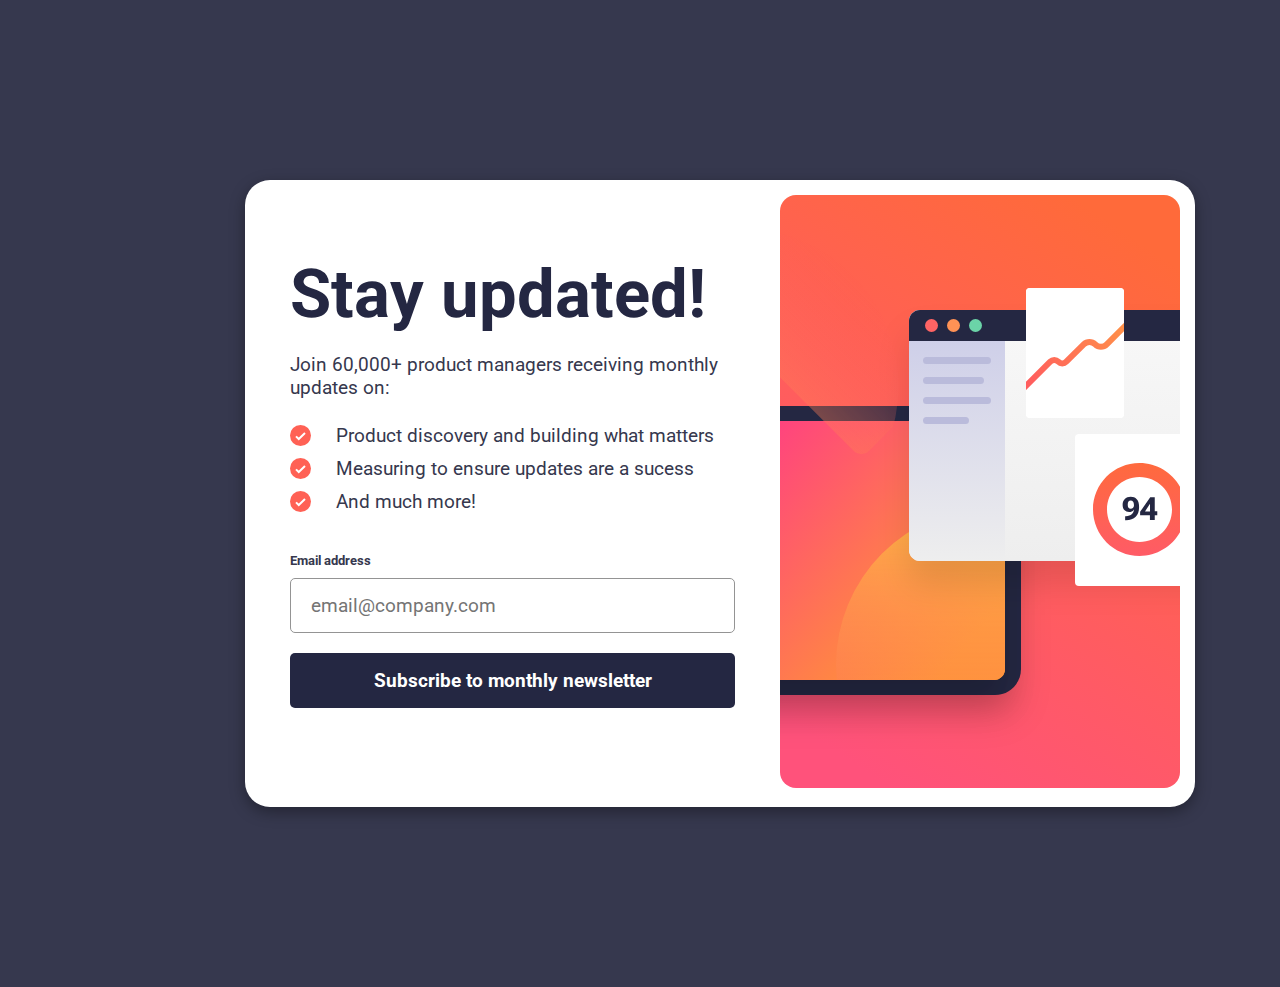
<file: index.html>
<!DOCTYPE html>
<html lang="en">
  <head>
    <meta charset="UTF-8" />
    <meta name="viewport" content="width=device-width, initial-scale=1.0" />
    <title>Interative Form Project</title>
    <link rel="stylesheet" href="style.css" />
  </head>
  <body>
    <main class="form-container">
      <!--Mobile Version-->
      <div class="div-image-small">
        <img
          src="./imgs/illustration-sign-up-mobile.svg"
          alt="Image of the form section"
        />
      </div>
      <!---->
      <div class="div-form">
        <h1>Stay updated!</h1>
        <p>Join 60,000+ product managers receiving monthly updates on:</p>
        <ul class="list-updates">
          <li class="list-items">
            <img src="./imgs/icon-list.svg" />Product discovery and building
            what matters
          </li>
          <li class="list-items">
            <img src="./imgs/icon-list.svg" />Measuring to ensure updates are a
            sucess
          </li>
          <li class="list-items">
            <img src="./imgs/icon-list.svg" />And much more!
          </li>
        </ul>
        <div class="small-texts">
          <small>Email address</small>
        </div>
        <form class="form">
          <input placeholder="email@company.com" class="email-input" />
          <button type="submit" id="button-submit">
            Subscribe to monthly newsletter
          </button>
        </form>
      </div>
      <div class="div-image">
        <img
          src="./imgs/illustration-sign-up-desktop.svg"
          alt="Image of the form section"
        />
      </div>
    </main>
    <script src="script.js"></script>
  </body>
</html>
</file>
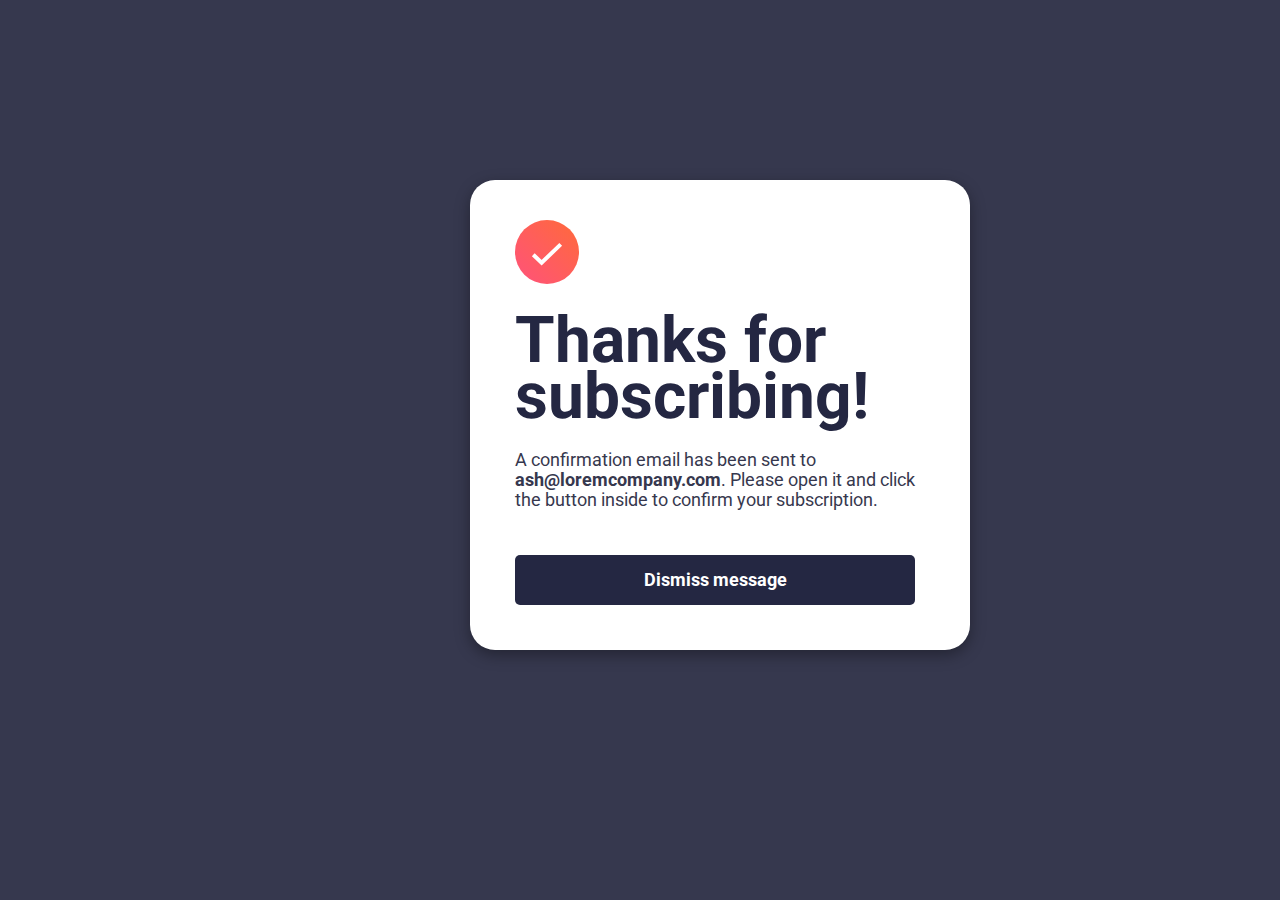
<file: SuccessPage/success.html>
<!DOCTYPE html>
<html lang="en">
  <head>
    <meta charset="UTF-8" />
    <meta name="viewport" content="width=device-width, initial-scale=1.0" />
    <title>Email Validation success!</title>
    <link rel="stylesheet" href="success.css" />
  </head>
  <body>
    <main class="success-submit">
      <div class="container">
        <img src="/imgs/icon-success.svg" />
        <h1>Thanks for subscribing!</h1>
        <p>
          A confirmation email has been sent to
          <span>ash@loremcompany.com</span>. Please open it and click the button
          inside to confirm your subscription.
        </p>
      </div>
      <button class="close-btn">Dismiss message</button>
    </main>
    <script src="success.js"></script>
  </body>
</html>
</file>
<file: style.css>
@import url("https://fonts.googleapis.com/css2?family=Roboto:ital,wght@0,100..900;1,100..900&display=swap");

* {
  margin: 0;
  padding: 0;
  box-sizing: border-box;
  font-family: "Roboto", sans-serif;
}

body {
  width: 1440px;
  background-color: hsl(235, 18%, 26%);
  color: hsl(235, 18%, 26%);
  display: flex;
  justify-content: center;
}

.form-container {
  display: flex;
  width: 950px;
  background-color: hsl(0, 0%, 100%);
  margin-top: 180px;
  margin-bottom: 180px;
  border-radius: 25px;
  box-shadow: rgba(0, 0, 0, 0.35) 0px 5px 15px;
}

.div-form {
  margin: 45px;

  & h1 {
    color: hsl(234, 29%, 20%);
    font-weight: 700;
    font-size: 4.2rem;
    margin-top: 30px;
  }
  & p {
    font-weight: 400;
    margin-top: 20px;
    margin-bottom: 20px;
    font-size: 1.2rem;
  }
}

.list-updates {
  display: flex;
  flex-direction: column;
  gap: 10px;
  margin-top: 25px;
  margin-bottom: 40px;

  & .list-items {
    display: flex;
    align-items: center;
    gap: 25px;
    font-size: 1.2rem;
  }
}

.small-texts {
  display: flex;
  justify-content: space-between;
}
small {
  font-weight: 700;
}
.error-message {
  color: hsl(4, 100%, 67%);
}

.form {
  display: flex;
  flex-direction: column;
  gap: 20px;
  margin-top: 10px;
}

.email-input {
  width: 100%;
  height: 55px;
  border-radius: 5px;
  border: 1px solid hsl(0, 0%, 58%);
  font-size: 1.2rem;
  font-weight: 400;
  padding-left: 20px;
  outline: none;
  color: hsl(235, 18%, 26%);
}
.email-input:focus {
  border-bottom: 1px solid black;
  border-left: 1px solid black;
  border-right: 1px solid black;
  border-top: hsl(0, 0%, 58%) 2px solid;
}

#button-submit {
  width: 100%;
  height: 55px;
  border-radius: 5px;
  border: none;
  background-color: hsl(234, 29%, 20%);
  color: hsl(0, 0%, 100%);
  font-size: 1.2rem;
  font-weight: 700;
  cursor: pointer;
}
#button-submit:hover {
  background-image: linear-gradient(
    rgba(255, 84, 120, 255),
    hsl(4, 100%, 67%),
    rgba(255, 103, 62, 255)
  );
}

.error {
  /*to Js*/
  border: 1px solid hsl(4, 100%, 67%);
  color: hsl(4, 100%, 67%);
  background-color: hsl(4, 70%, 84%);
  width: 100%;
  height: 55px;
  border-radius: 5px;
  font-size: 1.2rem;
  font-weight: 400;
  padding-left: 20px;
  outline: none;
  transition: 0.5s;
}

.div-image {
  margin: 15px 15px 15px 0;
}

.div-image-small {
  display: none;
}

/*Mobile Version(375px and 320px)*/
@media (max-width: 376px) {
  body {
    width: 375px;
    height: 800px;
    box-sizing: border-box;
    background-color: hsl(234, 29%, 20%);
  }
  .div-image {
    display: none;
  }
  .div-image-small {
    display: flex;
    width: 375px;
    height: 300px;

    & img {
      width: 100%;
      height: fit-content;
    }
  }
  .form-container {
    display: flex;
    flex-direction: column;
    margin: 0;
    border-radius: 0px;
  }
  .div-form {
    width: 375px;
    height: fit-content;
    margin: 0;

    & h1 {
      font-size: 2.2rem;
      margin: 25px 25px 20px 25px;
    }
    & p {
      margin-top: 0;
      font-size: 1rem;
      margin-left: 25px;
    }
  }
  .list-updates {
    margin-left: 25px;
    margin-right: 25px;

    & .list-items {
      gap: 10px;
      font-size: 1rem;
    }
  }
  .small-texts {
    margin: 0px 25px 0px 25px;
  }
  .form {
    margin: 0px 25px 0px 25px;
    gap: 15px;
    margin-top: 15px;

    & .email-input,
    #button-submit {
      height: 50px;
      font-size: 1rem;
    }
  }
}

/*2nd Mobile Version(425px)*/
@media (max-width: 426px) {
  body {
    width: 425px;
    height: 850px;
    background-color: hsl(0, 0%, 100%);
  }
  .div-image {
    display: none;
  }
  .div-image-small {
    display: flex;
    width: 425px;
    height: 300px;

    & img {
      width: 100%;
      height: fit-content;
    }
  }
  .form-container {
    display: flex;
    flex-direction: column;
    margin: 0;
    border-radius: 0px;
  }
  .div-form {
    width: 425px;
    height: 500px;
    margin: 0;

    & h1 {
      font-size: 2.5rem;
      margin: 50px 25px 20px 25px;
    }

    & p {
      font-size: 1.2rem;
      margin: 0px 25px 10px 25px;
    }
  }
  .list-updates {
    margin-left: 25px;
    margin-right: 25px;

    & .list-items {
      gap: 10px;
      font-size: 1.2rem;
    }
  }
  .small-texts {
    margin: 0px 25px 0px 25px;
  }
  .form {
    margin: 15px 25px 0px 25px;
    gap: 15px;

    & .email-input,
    #button-sumit {
      height: 55px;
      font-size: 1.2rem;
    }
  }
}
</file>
<file: SuccessPage/success.css>
@import url("https://fonts.googleapis.com/css2?family=Roboto:ital,wght@0,100..900;1,100..900&display=swap");

* {
  margin: 0;
  padding: 0;
  box-sizing: border-box;
  font-family: "Roboto", sans-serif;
}

body {
  width: 1440px;
  background-color: hsl(235, 18%, 26%);
  color: hsl(235, 18%, 26%);
  display: flex;
  justify-content: center;
}

.success-submit {
  width: 500px;
  background-color: hsl(0, 0%, 100%);
  margin-top: 180px;
  margin-bottom: 180px;
  border-radius: 25px;
  box-shadow: rgba(0, 0, 0, 0.35) 0px 5px 15px;
}

.container {
  margin: 40px 45px 45px 45px;

  & h1 {
    color: hsl(234, 29%, 20%);
    font-size: 4rem;
    font-weight: 700;
    line-height: 3.5rem;
    margin: 25px 0 25px 0;
  }

  & p {
    font-size: 1.1rem;
    font-weight: 400;
    margin-bottom: 30px;
  }

  & span {
    font-weight: 700;
  }
}

.close-btn {
  background-color: hsl(234, 29%, 20%);
  color: hsl(0, 0%, 100%);
  width: 400px;
  height: 50px;
  border-radius: 5px;
  border: none;
  font-weight: 700;
  cursor: pointer;
  font-size: 1.1rem;
  margin: 0 45px 45px 45px;
}
.close-btn:hover {
  background-image: linear-gradient(
    rgba(255, 84, 120, 255),
    hsl(4, 100%, 67%),
    rgba(255, 103, 62, 255)
  );
}

/*Mobile Version (375px and 320px)*/
@media (max-width: 376px) {
  body {
    width: 375px;
    height: 800px;
    background-color: hsl(0, 0%, 100%);
  }
  .success-submit {
    width: 375px;
    height: 800px;
    margin: 0;
    border-radius: 0;
  }
  .container {
    width: 375px;
    height: 720px;
    margin: 0;

    & img {
      margin: 160px 25px 20px 25px;
    }

    & h1 {
      font-size: 2.5rem;
      margin: 20px 25px 20px 25px;
      line-height: 2.5rem;
    }

    & p {
      font-size: 1rem;
      margin: 0px 25px 80px 25px;
    }
  }
  .close-btn {
    width: 325px;
    margin: 0px 25px 0px 25px;
    font-size: 1rem;
  }
}

/*2nd Mobile Version(425px)*/
@media (max-width: 426px) {
  body {
    width: 425px;
    height: 850px;
    background-color: hsl(0, 0%, 100%);
  }
  .success-submit {
    width: 425px;
    height: 850px;
    margin: 0;
    border-radius: 0;
  }
  .container {
    width: 100%;
    height: 750px;
    margin: 0;

    & img {
      margin: 120px 30px 20px 30px;
    }
    & h1 {
      font-size: 2.5rem;
      margin: 10px 30px 20px 30px;
      line-height: 2.5rem;
    }
    & p {
      font-size: 1.2rem;
      margin: 10px 30px 80px 30px;
    }
  }
  .close-btn {
    width: 365px;
    margin: 0px 30px 0px 30px;
    font-size: 1.2rem;
  }
}
</file>
